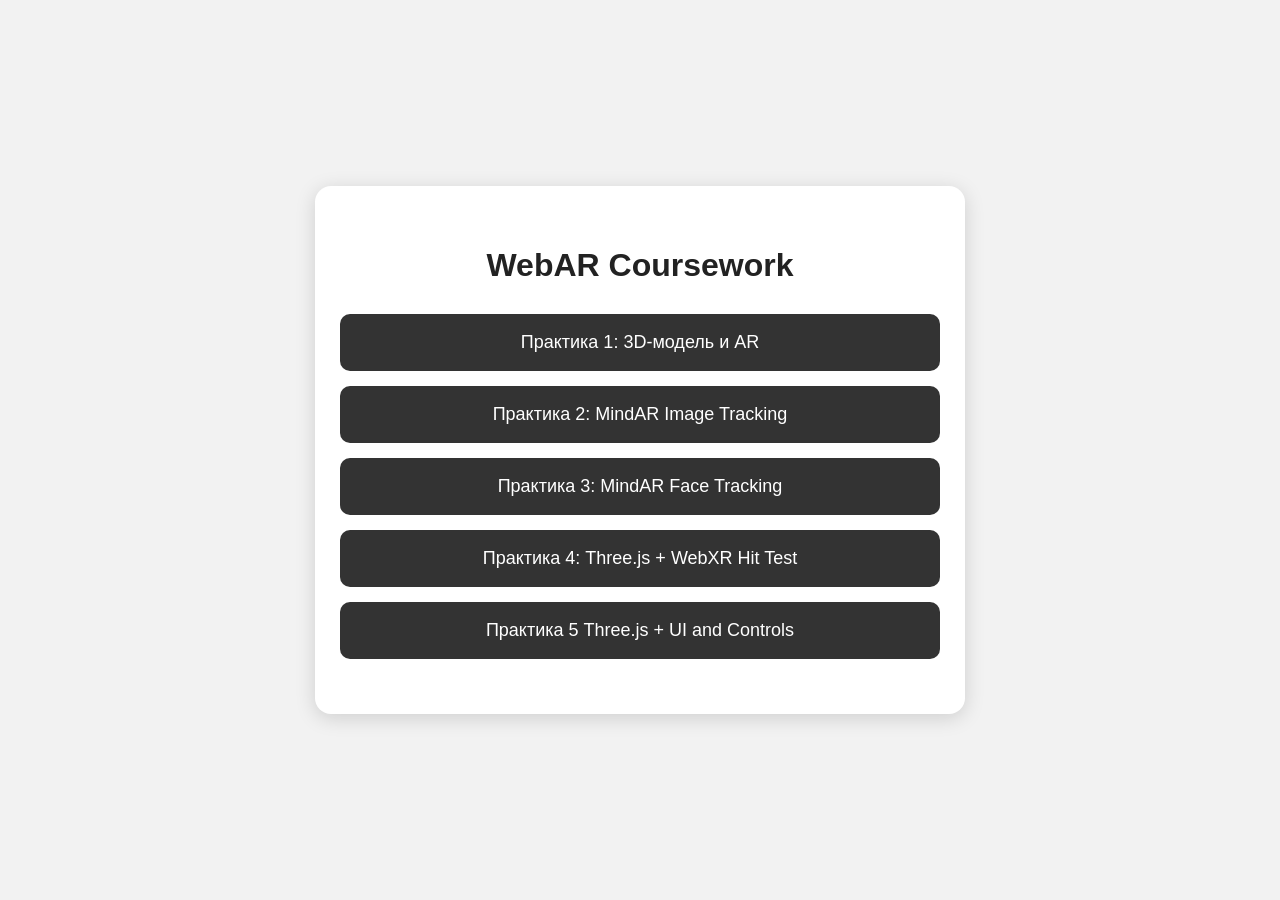
<file: index.html>
<!DOCTYPE html>
<html lang="ru">
<head>
    <meta charset="UTF-8">
    <meta name="viewport" content="width=device-width, initial-scale=1.0">

    <title>WebAR Coursework</title>

    <style>
        body {
            margin: 0;
            min-height: 100vh;
            display: flex;
            justify-content: center;
            align-items: center;
            font-family: Arial, sans-serif;
            background: #f2f2f2;
            color: #222;
        }

        .container {
            width: 90%;
            max-width: 600px;
            text-align: center;
            background: white;
            padding: 40px 25px;
            border-radius: 16px;
            box-shadow: 0 4px 20px rgba(0, 0, 0, 0.15);
        }

        h1 {
            margin-bottom: 30px;
        }

        .practice-link {
            display: block;
            margin: 15px 0;
            padding: 18px;
            border-radius: 10px;
            background: #333;
            color: white;
            text-decoration: none;
            font-size: 18px;
            transition: background 0.2s;
        }

        .practice-link:hover {
            background: #555;
        }
    </style>
</head>

<body>
    <main class="container">
        <h1>WebAR Coursework</h1>

        <a class="practice-link" href="task1-model-viewer/">
            Практика 1: 3D-модель и AR
        </a>

        <a class="practice-link" href="task2-mindar/">
            Практика 2: MindAR Image Tracking
        </a>

        <a class="practice-link" href="task3-face-tracking/">
            Практика 3: MindAR Face Tracking
        </a>

        <a class="practice-link" href="task4-threejs-hittest/">
            Практика 4: Three.js + WebXR Hit Test
        </a>

        <a class="practice-link" href="task5-threejs-controls/">
            Практика 5 Three.js + UI and Controls
        </a>
    </main>
</body>
</html>
</file>
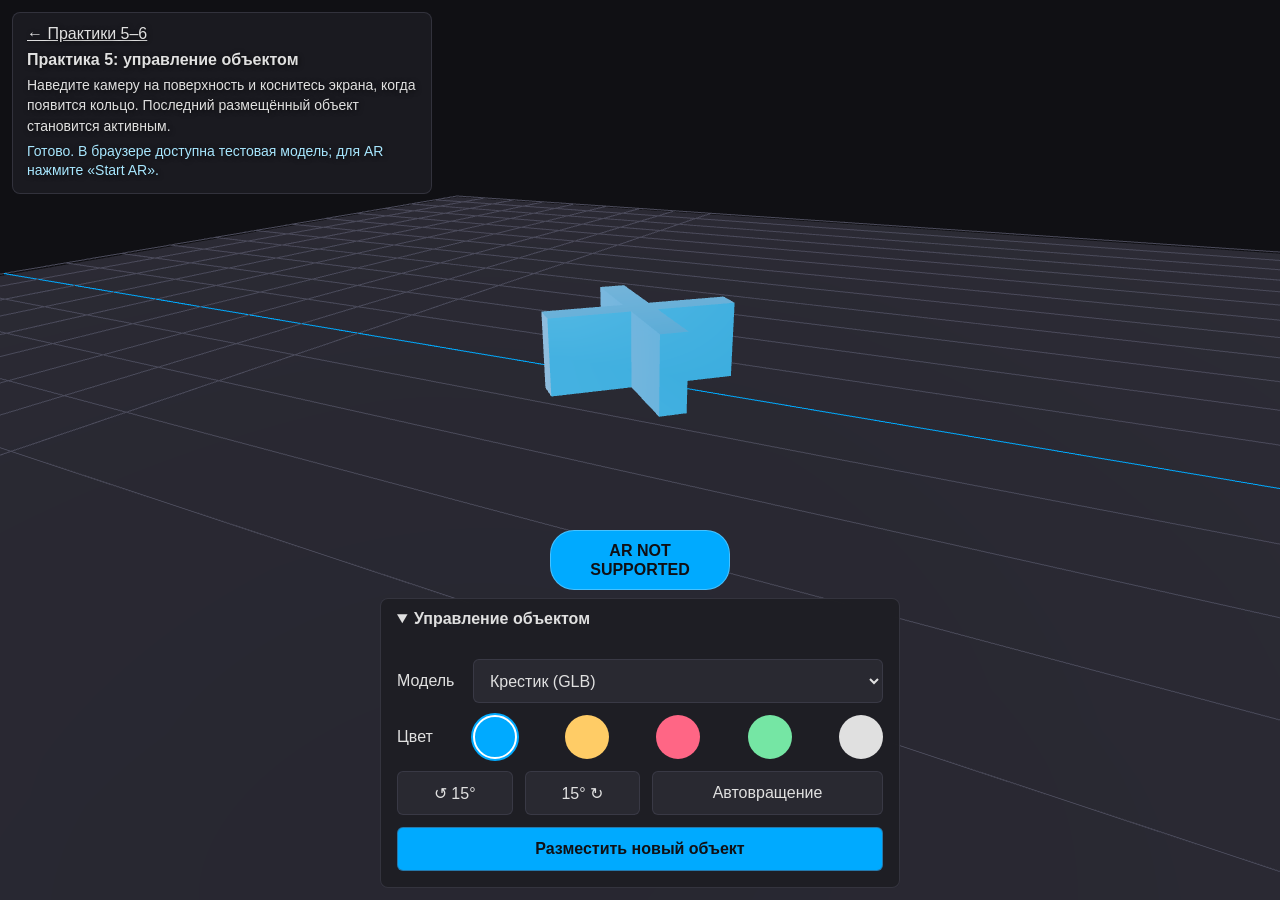
<file: task5-threejs-controls/index.html>
<!DOCTYPE html>
<html lang="ru">
<head>
    <meta charset="UTF-8">
    <meta name="viewport" content="width=device-width, initial-scale=1.0, viewport-fit=cover">
    <meta name="theme-color" content="#1e1e24">
    <link rel="icon" href="data:image/svg+xml,%3Csvg xmlns='http://www.w3.org/2000/svg' viewBox='0 0 64 64'%3E%3Crect width='64' height='64' rx='12' fill='%231e1e24'/%3E%3Cpath d='M14 32h36M32 14v36' stroke='%2300aaff' stroke-width='8'/%3E%3C/svg%3E">
    <title>Практика 5: управление AR-объектом</title>
    <link rel="stylesheet" href="./styles.css">
    <script type="importmap">
    {
        "imports": {
            "three": "./vendor/three/build/three.module.js",
            "three/addons/": "./vendor/three/examples/jsm/"
        }
    }
    </script>
</head>
<body>
    <header id="info" aria-live="polite">
        <a class="back-link" href="../index.html" aria-label="Вернуться к списку практических работ">← Практики 5–6</a>
        <strong>Практика 5: управление объектом</strong>
        <p>Наведите камеру на поверхность и коснитесь экрана, когда появится кольцо. Последний размещённый объект становится активным.</p>
        <div id="status">Загрузка моделей и HDRI-карты…</div>
    </header>

    <main id="ui-root">
        <div id="ar-button" aria-label="Запуск или завершение AR-сессии"></div>

        <details id="control-panel" open>
            <summary>Управление объектом</summary>
            <fieldset id="controls" disabled>
                <legend class="visually-hidden">Параметры активного объекта</legend>

                <div class="control-row">
                    <label for="model-select">Модель</label>
                    <select id="model-select">
                        <option value="cross">Крестик (GLB)</option>
                        <option value="circle">Нолик (GLB)</option>
                        <option value="cube">Куб (PBR)</option>
                    </select>
                </div>

                <div class="control-row color-row">
                    <span id="color-label">Цвет</span>
                    <div class="swatches" role="group" aria-labelledby="color-label">
                        <button class="swatch selected" type="button" data-color="#00aaff" style="--swatch: #00aaff" aria-label="Голубой" aria-pressed="true"></button>
                        <button class="swatch" type="button" data-color="#ffcc66" style="--swatch: #ffcc66" aria-label="Жёлтый" aria-pressed="false"></button>
                        <button class="swatch" type="button" data-color="#ff6685" style="--swatch: #ff6685" aria-label="Розовый" aria-pressed="false"></button>
                        <button class="swatch" type="button" data-color="#75e6a4" style="--swatch: #75e6a4" aria-label="Зелёный" aria-pressed="false"></button>
                        <button class="swatch" type="button" data-color="#e0e0e0" style="--swatch: #e0e0e0" aria-label="Светло-серый" aria-pressed="false"></button>
                    </div>
                </div>

                <div class="control-row action-row">
                    <button id="rotate-left" type="button" aria-label="Повернуть активный объект влево на 15 градусов">↺ 15°</button>
                    <button id="rotate-right" type="button" aria-label="Повернуть активный объект вправо на 15 градусов">15° ↻</button>
                    <button id="auto-rotate" type="button" aria-pressed="false">Автовращение</button>
                </div>

                <button id="place-object" class="primary-action" type="button">Разместить новый объект</button>
            </fieldset>
        </details>
    </main>

    <noscript>Для работы WebAR необходимо включить JavaScript.</noscript>
    <script type="module" src="./js/main.js"></script>
</body>
</html>
</file>
<file: task5-threejs-controls/styles.css>
:root {
    --surface: rgba(30, 30, 36, 0.94);
    --surface-soft: rgba(30, 30, 36, 0.82);
    --border: rgba(74, 74, 90, 0.5);
    --text: #e0e0e0;
    --muted: #b3b3bf;
    --accent: #00aaff;
    --focus: #ffcc66;
    color-scheme: dark;
    font-family: "Segoe UI", Arial, sans-serif;
}

* { box-sizing: border-box; }

html, body {
    margin: 0;
    width: 100%;
    height: 100%;
    overflow: hidden;
    background: #101014;
    color: var(--text);
}

body { min-height: 100dvh; }
canvas { display: block; width: 100%; height: 100%; touch-action: none; }
button, select, summary { font: inherit; }
button, select { min-height: 44px; }
button { cursor: pointer; }
button:disabled, select:disabled { cursor: not-allowed; opacity: 0.5; }

button:focus-visible, select:focus-visible, summary:focus-visible, a:focus-visible {
    outline: 3px solid var(--focus);
    outline-offset: 3px;
}

#info {
    position: fixed;
    z-index: 3;
    top: max(12px, env(safe-area-inset-top));
    left: 12px;
    width: min(420px, calc(100vw - 24px));
    padding: 12px 14px;
    border: 1px solid var(--border);
    border-radius: 8px;
    background: var(--surface-soft);
    backdrop-filter: blur(8px);
    pointer-events: none;
    text-shadow: 1px 1px 5px rgba(0, 0, 0, 0.7);
}

#info strong { display: block; font-size: 16px; }
#info p { margin: 6px 0; color: var(--text); font-size: 14px; line-height: 1.45; }
#status { color: #a8e7ff; font-size: 14px; line-height: 1.4; }
.back-link { display: inline-block; margin-bottom: 8px; color: var(--text); pointer-events: auto; }

#ui-root {
    position: fixed;
    z-index: 4;
    left: 50%;
    bottom: max(12px, env(safe-area-inset-bottom));
    width: min(520px, calc(100vw - 24px));
    transform: translateX(-50%);
}

#ar-button { display: flex; justify-content: center; margin-bottom: 8px; }
#ARButton {
    position: static !important;
    min-width: 180px !important;
    min-height: 48px !important;
    margin: 0 !important;
    padding: 10px 20px !important;
    border: 1px solid rgba(255, 255, 255, 0.28) !important;
    border-radius: 24px !important;
    background: var(--accent) !important;
    color: #101014 !important;
    font: 700 16px/1.2 "Segoe UI", Arial, sans-serif !important;
    cursor: pointer !important;
    opacity: 1 !important;
}

#control-panel {
    max-height: 46dvh;
    overflow: auto;
    border: 1px solid var(--border);
    border-radius: 8px;
    background: var(--surface);
    backdrop-filter: blur(8px);
}

#control-panel summary {
    min-height: 44px;
    padding: 11px 16px;
    font-weight: 600;
    cursor: pointer;
    user-select: none;
}

#controls { margin: 0; padding: 4px 16px 16px; border: 0; }
.control-row { display: flex; align-items: center; gap: 12px; margin-top: 12px; }
.control-row > label, .control-row > span { min-width: 64px; font-size: 16px; }
select {
    flex: 1;
    min-width: 0;
    padding: 8px 12px;
    border: 1px solid var(--border);
    border-radius: 6px;
    background: #292931;
    color: var(--text);
}

.swatches { display: flex; flex: 1; justify-content: space-between; gap: 8px; }
.swatch {
    width: 44px;
    min-width: 44px;
    padding: 0;
    border: 2px solid transparent;
    border-radius: 50%;
    background: var(--swatch);
    transition: transform 150ms ease-out, border-color 150ms ease-out;
}
.swatch:hover { transform: scale(1.06); }
.swatch:active { transform: scale(0.95); }
.swatch.selected { border-color: #ffffff; box-shadow: 0 0 0 2px var(--accent); }

.action-row { display: grid; grid-template-columns: 0.75fr 0.75fr 1.5fr; }
.action-row button, .primary-action {
    padding: 8px 10px;
    border: 1px solid var(--border);
    border-radius: 6px;
    background: #292931;
    color: var(--text);
    transition: background-color 150ms ease-out, transform 150ms ease-out;
}
.action-row button:hover, .primary-action:hover { background: #383842; }
.action-row button:active, .primary-action:active { transform: scale(0.97); }
.action-row button[aria-pressed="true"] { border-color: var(--accent); background: #16445a; }
.primary-action { width: 100%; margin-top: 12px; background: var(--accent); color: #101014; font-weight: 700; }
.primary-action:hover { background: #4bc2ff; }
.visually-hidden { position: absolute; width: 1px; height: 1px; overflow: hidden; clip: rect(0 0 0 0); white-space: nowrap; }

@media (max-width: 480px) {
    #info { padding: 10px 12px; }
    #info p { display: none; }
    .control-row { gap: 8px; }
    .control-row > label, .control-row > span { min-width: 56px; }
    #controls { padding-inline: 12px; }
    .action-row { grid-template-columns: 1fr 1fr; }
    #auto-rotate { grid-column: 1 / -1; }
}

@media (prefers-reduced-motion: reduce) {
    *, *::before, *::after { transition: none !important; }
}
</file>
